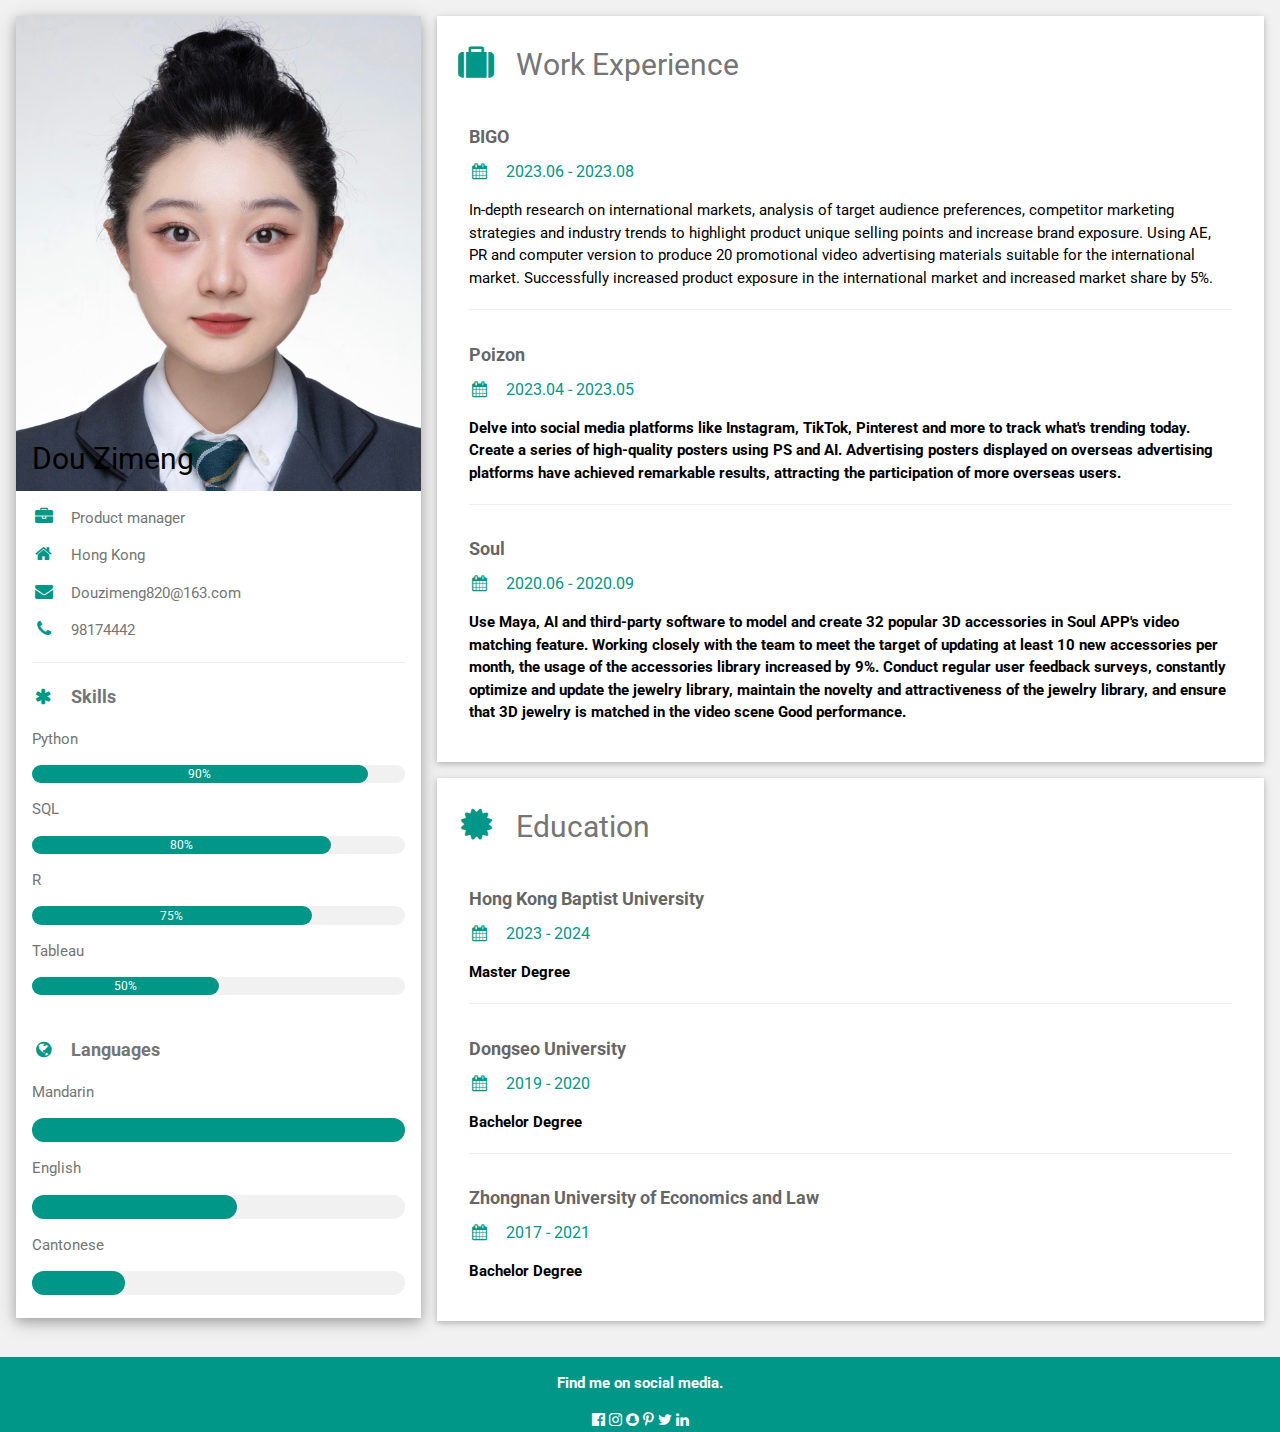
<file: index.html>
<!DOCTYPE html>
<html>
<head>
<title>DouZimeng Curriculum Vitae</title>
<meta charset="UTF-8">
<meta name="viewport" content="width=device-width, initial-scale=1">
<link rel="stylesheet" href="https://www.w3schools.com/w3css/4/w3.css">
<link rel='stylesheet' href='https://fonts.googleapis.com/css?family=Roboto'>
<link rel="stylesheet" href="https://cdnjs.cloudflare.com/ajax/libs/font-awesome/4.7.0/css/font-awesome.min.css">
<style>
html,body,h1,h2,h3,h4,h5,h6 {font-family: "Roboto", sans-serif}
</style>
</head>
<body class="w3-light-grey">

<!-- Page Container -->
<div class="w3-content w3-margin-top" style="max-width:1400px;">

  <!-- The Grid -->
  <div class="w3-row-padding">
  
    <!-- Left Column -->
    <div class="w3-third">
    
      <div class="w3-white w3-text-grey w3-card-4">
        <div class="w3-display-container">
          <img src="image1.jpg" style="width:100%" alt="Avatar">
          <div class="w3-display-bottomleft w3-container w3-text-black">
            <h2>Dou Zimeng</h2>
          </div>
      </div>
        <div class="w3-container">
          <p><i class="fa fa-briefcase fa-fw w3-margin-right w3-large w3-text-teal"></i>Product manager</p>
          <p><i class="fa fa-home fa-fw w3-margin-right w3-large w3-text-teal"></i>Hong Kong</p>
          <p><i class="fa fa-envelope fa-fw w3-margin-right w3-large w3-text-teal"></i>Douzimeng820@163.com</p>
          <p><i class="fa fa-phone fa-fw w3-margin-right w3-large w3-text-teal"></i>98174442</p>
          <hr>

          <p class="w3-large"><b><i class="fa fa-asterisk fa-fw w3-margin-right w3-text-teal"></i>Skills</b></p>
          <p>Python</p>
          <div class="w3-light-grey w3-round-xlarge w3-small">
            <div class="w3-container w3-center w3-round-xlarge w3-teal" style="width:90%">90%</div>
          </div>
          <p>SQL</p>
          <div class="w3-light-grey w3-round-xlarge w3-small">
            <div class="w3-container w3-center w3-round-xlarge w3-teal" style="width:80%">
              <div class="w3-center w3-text-white">80%</div>
            </div>
          </div>
          <p>R</p>
          <div class="w3-light-grey w3-round-xlarge w3-small">
            <div class="w3-container w3-center w3-round-xlarge w3-teal" style="width:75%">75%</div>
          </div>
          <p>Tableau</p>
          <div class="w3-light-grey w3-round-xlarge w3-small">
            <div class="w3-container w3-center w3-round-xlarge w3-teal" style="width:50%">50%</div>
          </div>
          <br>

          <p class="w3-large w3-text-theme"><b><i class="fa fa-globe fa-fw w3-margin-right w3-text-teal"></i>Languages</b></p>
          <p>Mandarin</p>
          <div class="w3-light-grey w3-round-xlarge">
            <div class="w3-round-xlarge w3-teal" style="height:24px;width:100%"></div>
          </div>
          <p>English</p>
          <div class="w3-light-grey w3-round-xlarge">
            <div class="w3-round-xlarge w3-teal" style="height:24px;width:55%"></div>
          </div>
          <p>Cantonese</p>
          <div class="w3-light-grey w3-round-xlarge">
            <div class="w3-round-xlarge w3-teal" style="height:24px;width:25%"></div>
          </div>
          <br>
        </div>
      </div><br>

    <!-- End Left Column -->
    </div>

    <!-- Right Column -->
    <div class="w3-twothird">
    
      <div class="w3-container w3-card w3-white w3-margin-bottom">
        <h2 class="w3-text-grey w3-padding-16"><i class="fa fa-suitcase fa-fw w3-margin-right w3-xxlarge w3-text-teal"></i>Work Experience</h2>
        <div class="w3-container">
          <h5 class="w3-opacity"><b>BIGO</b></h5>
          <h6 class="w3-text-teal"><i class="fa fa-calendar fa-fw w3-margin-right"></i>2023.06 - 2023.08</h6>
          <p>In-depth research on international markets, analysis of target audience preferences, competitor marketing strategies and industry trends to highlight product unique selling points and increase brand exposure. Using AE, PR and computer version to produce 20 promotional video advertising materials suitable for the international market. Successfully increased product exposure in the international market and increased market share by 5%.</p>
          <hr>
        </div>
        <div class="w3-container">
          <h5 class="w3-opacity"><b>Poizon</b></h5>
          <h6 class="w3-text-teal"><i class="fa fa-calendar fa-fw w3-margin-right"></i>2023.04 - 2023.05</h6>
          <p><strong> Delve into social media platforms like Instagram, TikTok, Pinterest and more to track what's trending today. Create a series of high-quality posters using PS and AI. Advertising posters displayed on overseas advertising platforms have achieved remarkable results, attracting the participation of more overseas users.</p>
          <hr>
        </div>
        <div class="w3-container">
          <h5 class="w3-opacity"><b>Soul</b></h5>
          <h6 class="w3-text-teal"><i class="fa fa-calendar fa-fw w3-margin-right"></i>2020.06 - 2020.09</h6>
          <p>Use Maya, AI and third-party software to model and create 32 popular 3D accessories in Soul APP's video matching feature. Working closely with the team to meet the target of updating at least 10 new accessories per month, the usage of the accessories library increased by 9%. Conduct regular user feedback surveys, constantly optimize and update the jewelry library, maintain the novelty and attractiveness of the jewelry library, and ensure that 3D jewelry is matched in the video scene Good performance.</p><br>
    </div>
  </div>

  <div class="w3-container w3-card w3-white">
    <h2 class="w3-text-grey w3-padding-16"><i class="fa fa-certificate fa-fw w3-margin-right w3-xxlarge w3-text-teal"></i>Education</h2>
    <div class="w3-container">
      <h5 class="w3-opacity"><b>Hong Kong Baptist University</b></h5>
      <h6 class="w3-text-teal"><i class="fa fa-calendar fa-fw w3-margin-right"></i>2023 - 2024</h6>
      <p>Master Degree</p>
      <hr>
    </div>
    <div class="w3-container">
      <h5 class="w3-opacity"><b>Dongseo University</b></h5>
      <h6 class="w3-text-teal"><i class="fa fa-calendar fa-fw w3-margin-right"></i>2019 - 2020</h6>
      <p>Bachelor Degree</p>
      <hr>
    </div>
    <div class="w3-container">
      <h5 class="w3-opacity"><b>Zhongnan University of Economics and Law</b></h5>
      <h6 class="w3-text-teal"><i class="fa fa-calendar fa-fw w3-margin-right"></i>2017 - 2021</h6>
      <p>Bachelor Degree</p><br>
    </div>
  </div>

<!-- End Right Column -->
</div>

<!-- End Grid -->
</div>

<!-- End Page Container -->
</div>

<footer class="w3-container w3-teal w3-center w3-margin-top">
<p>Find me on social media.</p>
<i class="fa fa-facebook-official w3-hover-opacity"></i>
<i class="fa fa-instagram w3-hover-opacity"></i>
<i class="fa fa-snapchat w3-hover-opacity"></i>
<i class="fa fa-pinterest-p w3-hover-opacity"></i>
<i class="fa fa-twitter w3-hover-opacity"></i>
<i class="fa fa-linkedin w3-hover-opacity"></i>
</footer>

</body>
</html>
</file>
